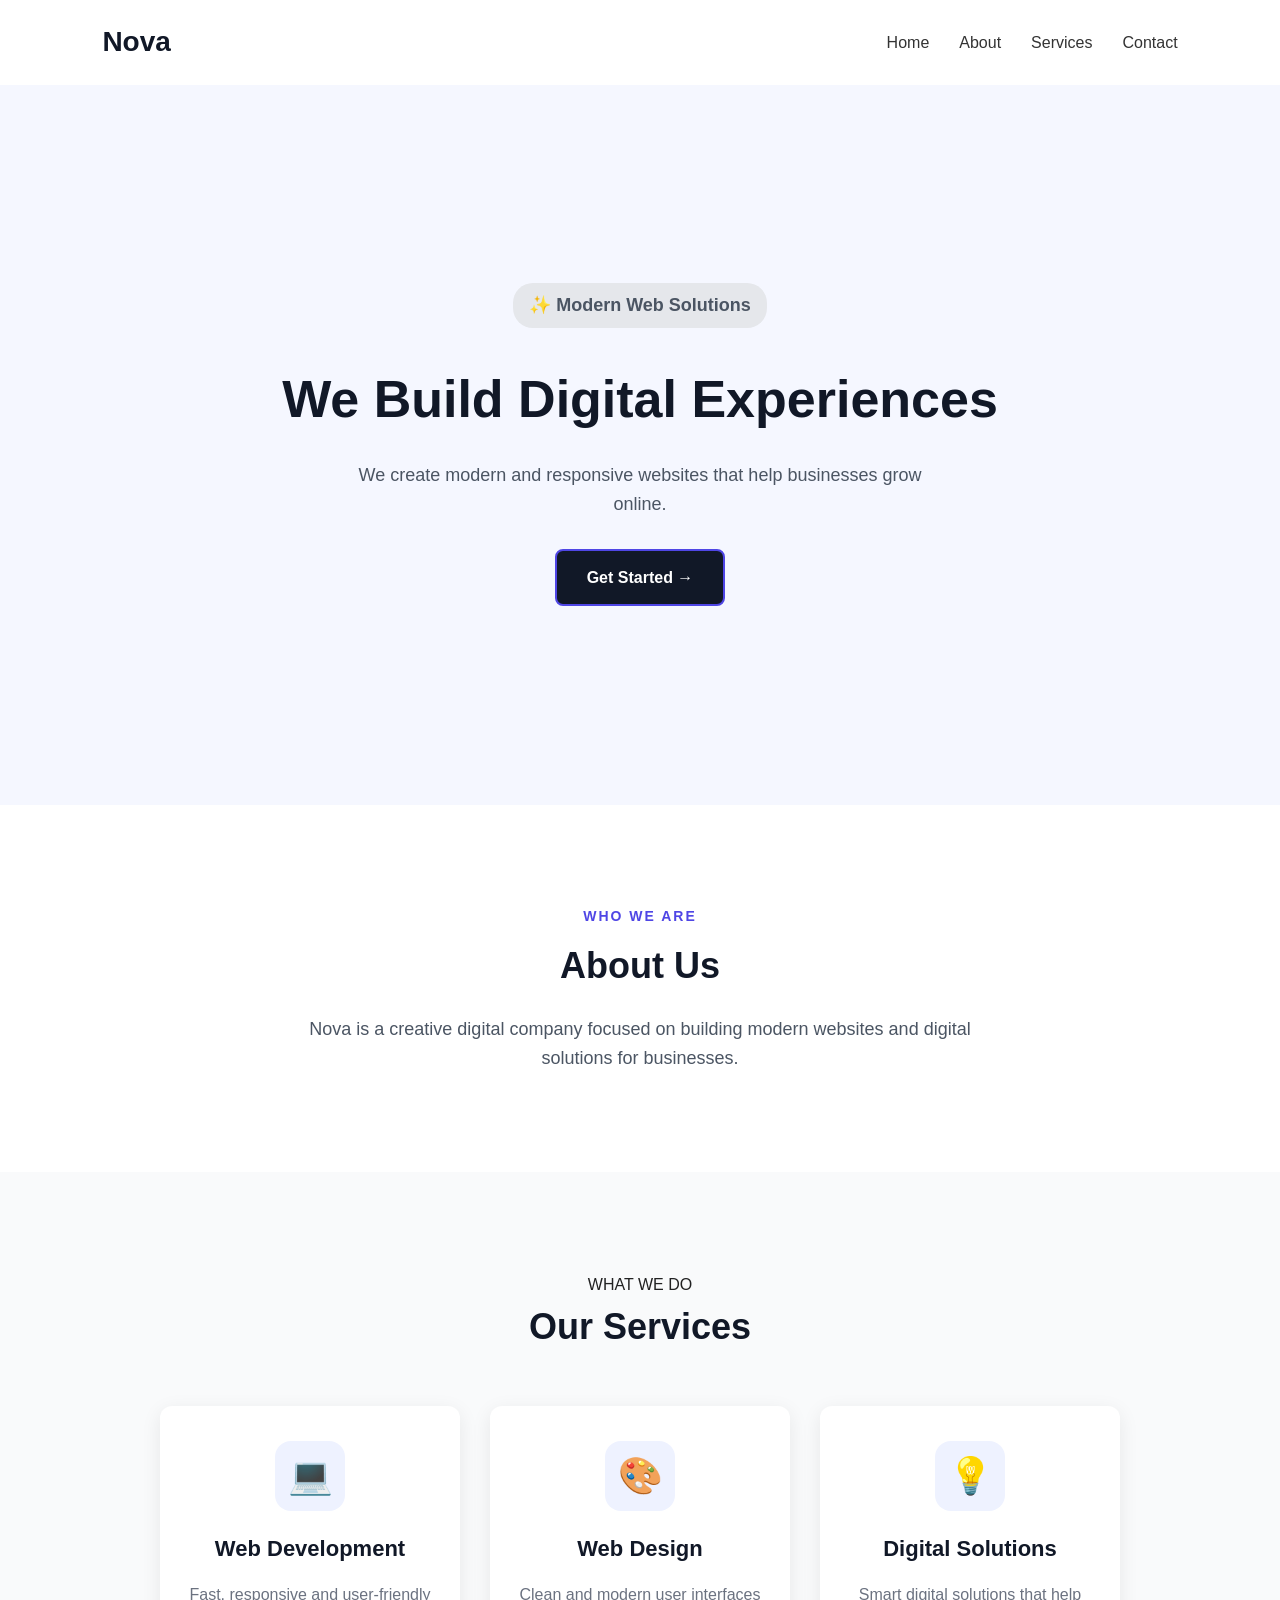
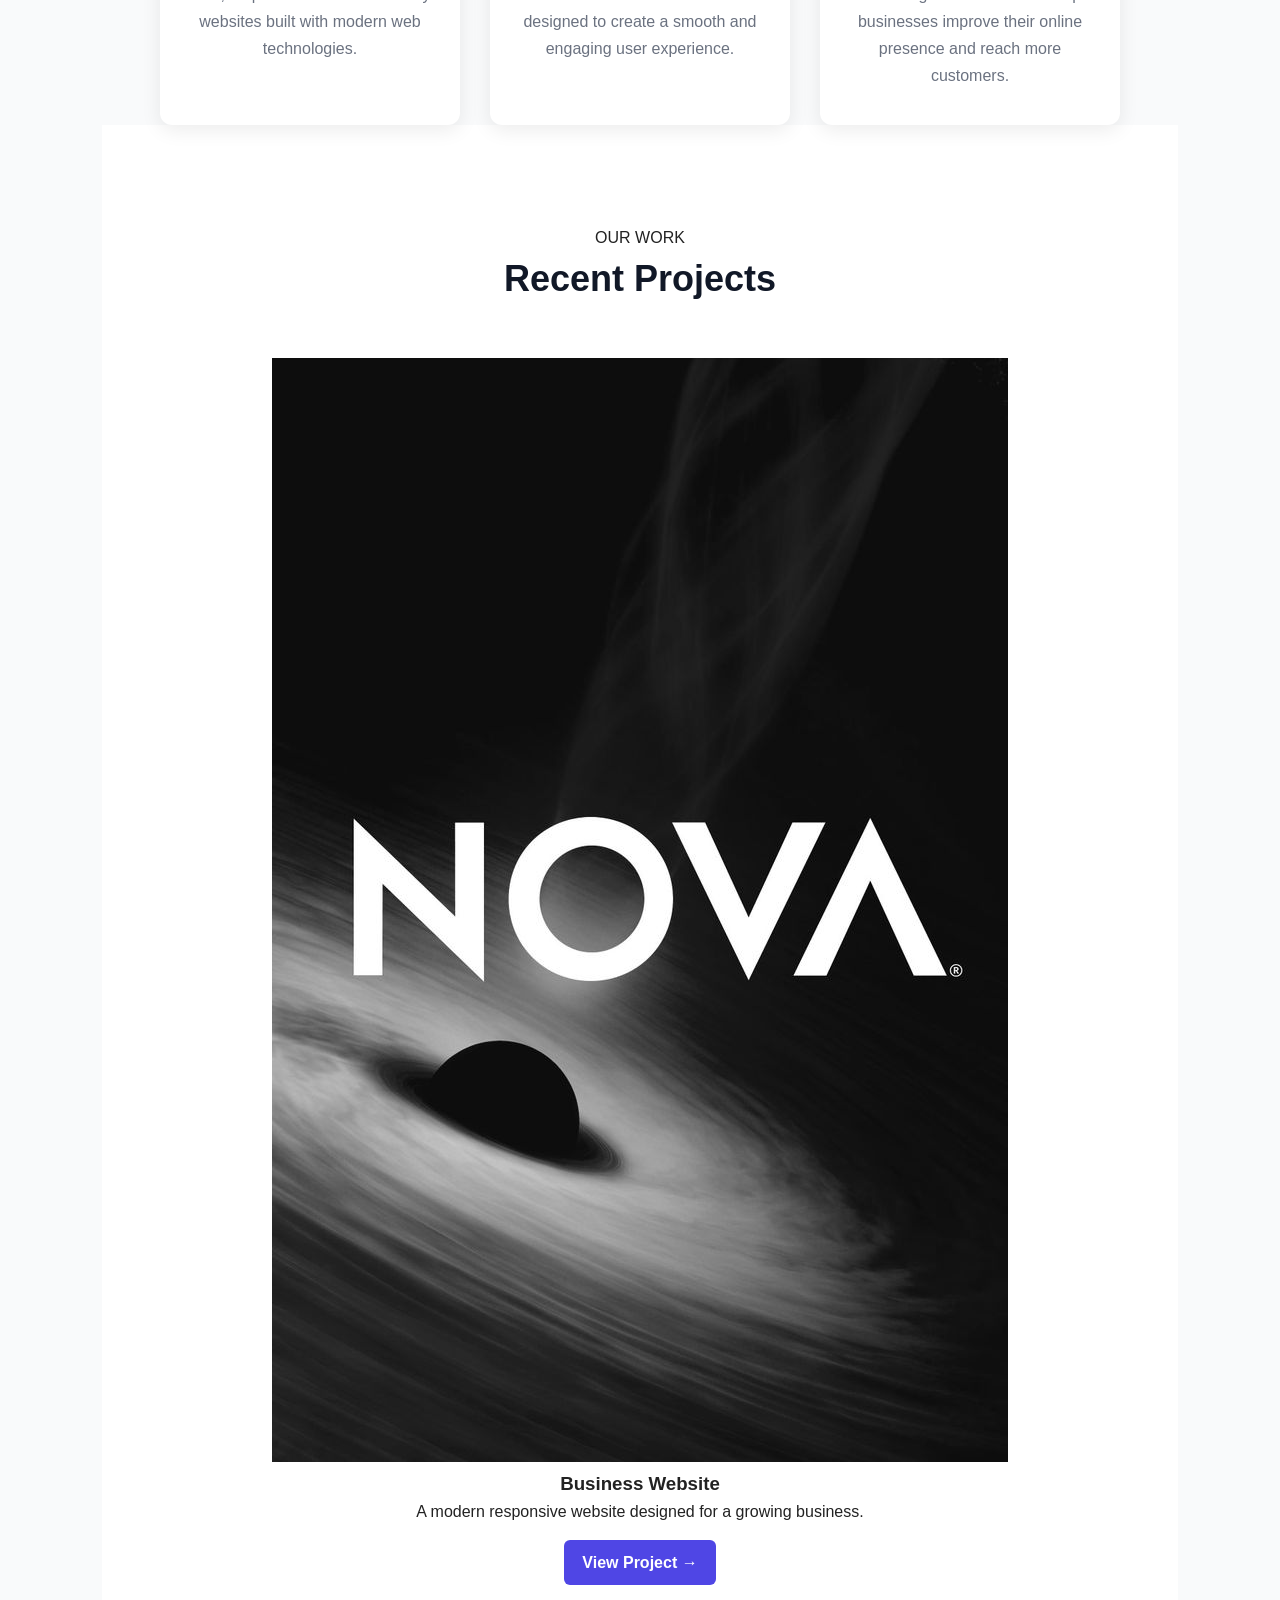
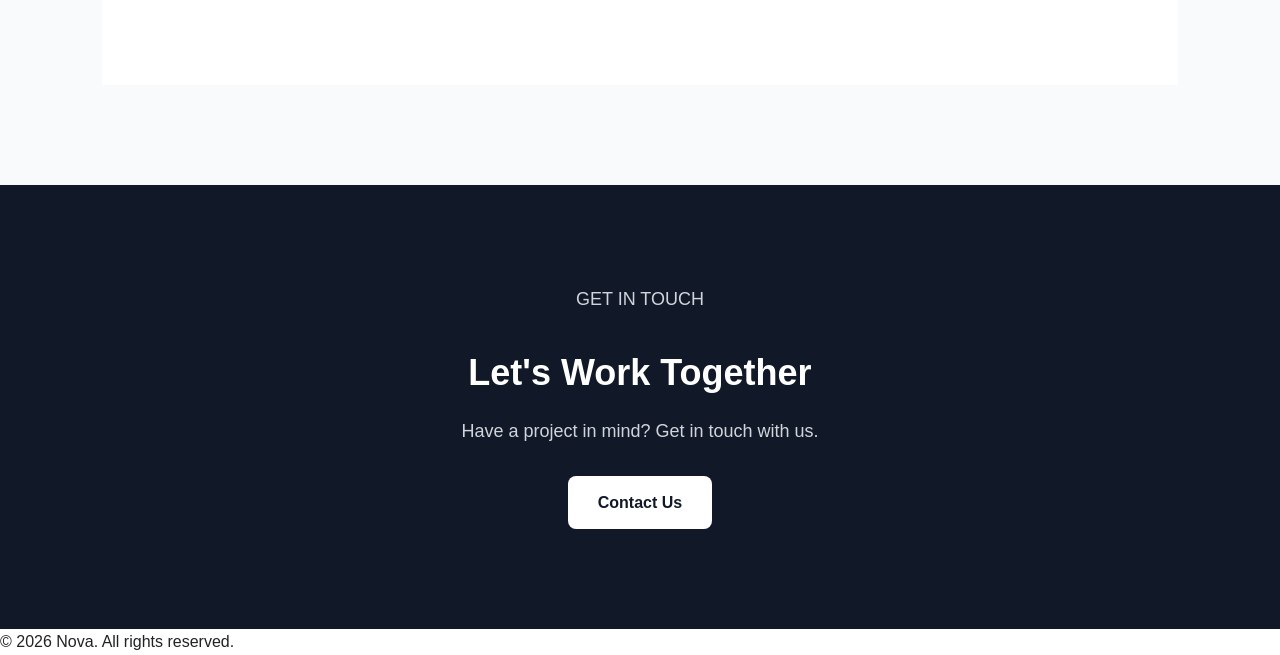
<file: index.html>
<!DOCTYPE html>
<html lang="en">

<head>
    <meta charset="UTF-8">

    <meta name="viewport" content="width=device-width, initial-scale=1.0">

    <title>Nova - Modern Business Website</title>

    <link rel="stylesheet" href="style.css">
</head>

<body>

    <!-- Navigation Bar -->
    <header>
        <nav class="navbar">

            <div class="logo">
                Nova
            </div>
            <button class="menu-toggle">☰</button>
            <ul class="nav-links">
                <li><a href="#home">Home</a></li>
                <li><a href="#about">About</a></li>
                <li><a href="#services">Services</a></li>
                <li><a href="#contact">Contact</a></li>
            </ul>

        </nav>
    </header>


    <!-- Hero Section -->
    <main>

        <section id="home" class="hero">

            <div class="hero-content">
                <p class="hero-badge">✨ Modern Web Solutions</p>
                <h1>We Build <span>Digital</span> Experiences</h1>

                <p>
                    We create modern and responsive websites
                    that help businesses grow online.
                </p>

                <a href="#contact" class="hero-button">Get Started →</a>

            </div>

        </section>


        <!-- About Section -->
        <section id="about" class="about">
            <p class="section-label">WHO WE ARE</p>
            <h2>About Us</h2>

            <p>
                Nova is a creative digital company focused on
                building modern websites and digital solutions
                for businesses.
            </p>

        </section>


        <!-- Services Section -->
        <section id="services" class="services">
            <p class="section-label">WHAT WE DO</p>
            <h2>Our Services</h2>

            <div class="service-container">

                <div class="service-card">
                    <div class="service-icon">💻</div>
                    <h3>Web Development</h3>
                    <p>Fast, responsive and user-friendly websites built with modern web technologies.</p>
                </div>

                <div class="service-card">
                    <div class="service-icon">🎨</div>
                    <h3>Web Design</h3>
                    <p>Clean and modern user interfaces designed to create a smooth and engaging user experience.</p>
                </div>

                <div class="service-card">
                    <div class="service-icon">💡</div>
                    <h3>Digital Solutions</h3>
                    <p>Smart digital solutions that help businesses improve their online presence and reach more
                        customers.</p>
                </div>

            </div>
            <section id="portfolio" class="portfolio">
                <p class="section-label">OUR WORK</p>
                <h2>Recent Projects</h2>
                <div class="project-container">
                    <div class="project-card">
                        <img src="images/Nova.jpg" alt="Business Website">
                        <h3>Business Website</h3>
                        <p>A modern responsive website designed for a growing business.</p>
                        <a href="nova-project.html" class="project-button">View Project →</a>
                    </div>
                </div>
            </section>
        </section>



        <!-- Contact Section -->
        <section id="contact" class="contact">
            <p class="section-label">GET IN TOUCH</p>
            <h2>Let's Work Together</h2>

            <p>
                Have a project in mind? Get in touch with us.
            </p>

            <a href="mailto:email@gmail.com" class="contact-button">
                Contact Us
            </a>

        </section>

    </main>


    <!-- Footer -->
    <footer>

        <p>© 2026 Nova. All rights reserved.</p>

    </footer>


    <script src="script.js"></script>

</body>

</html>
</file>
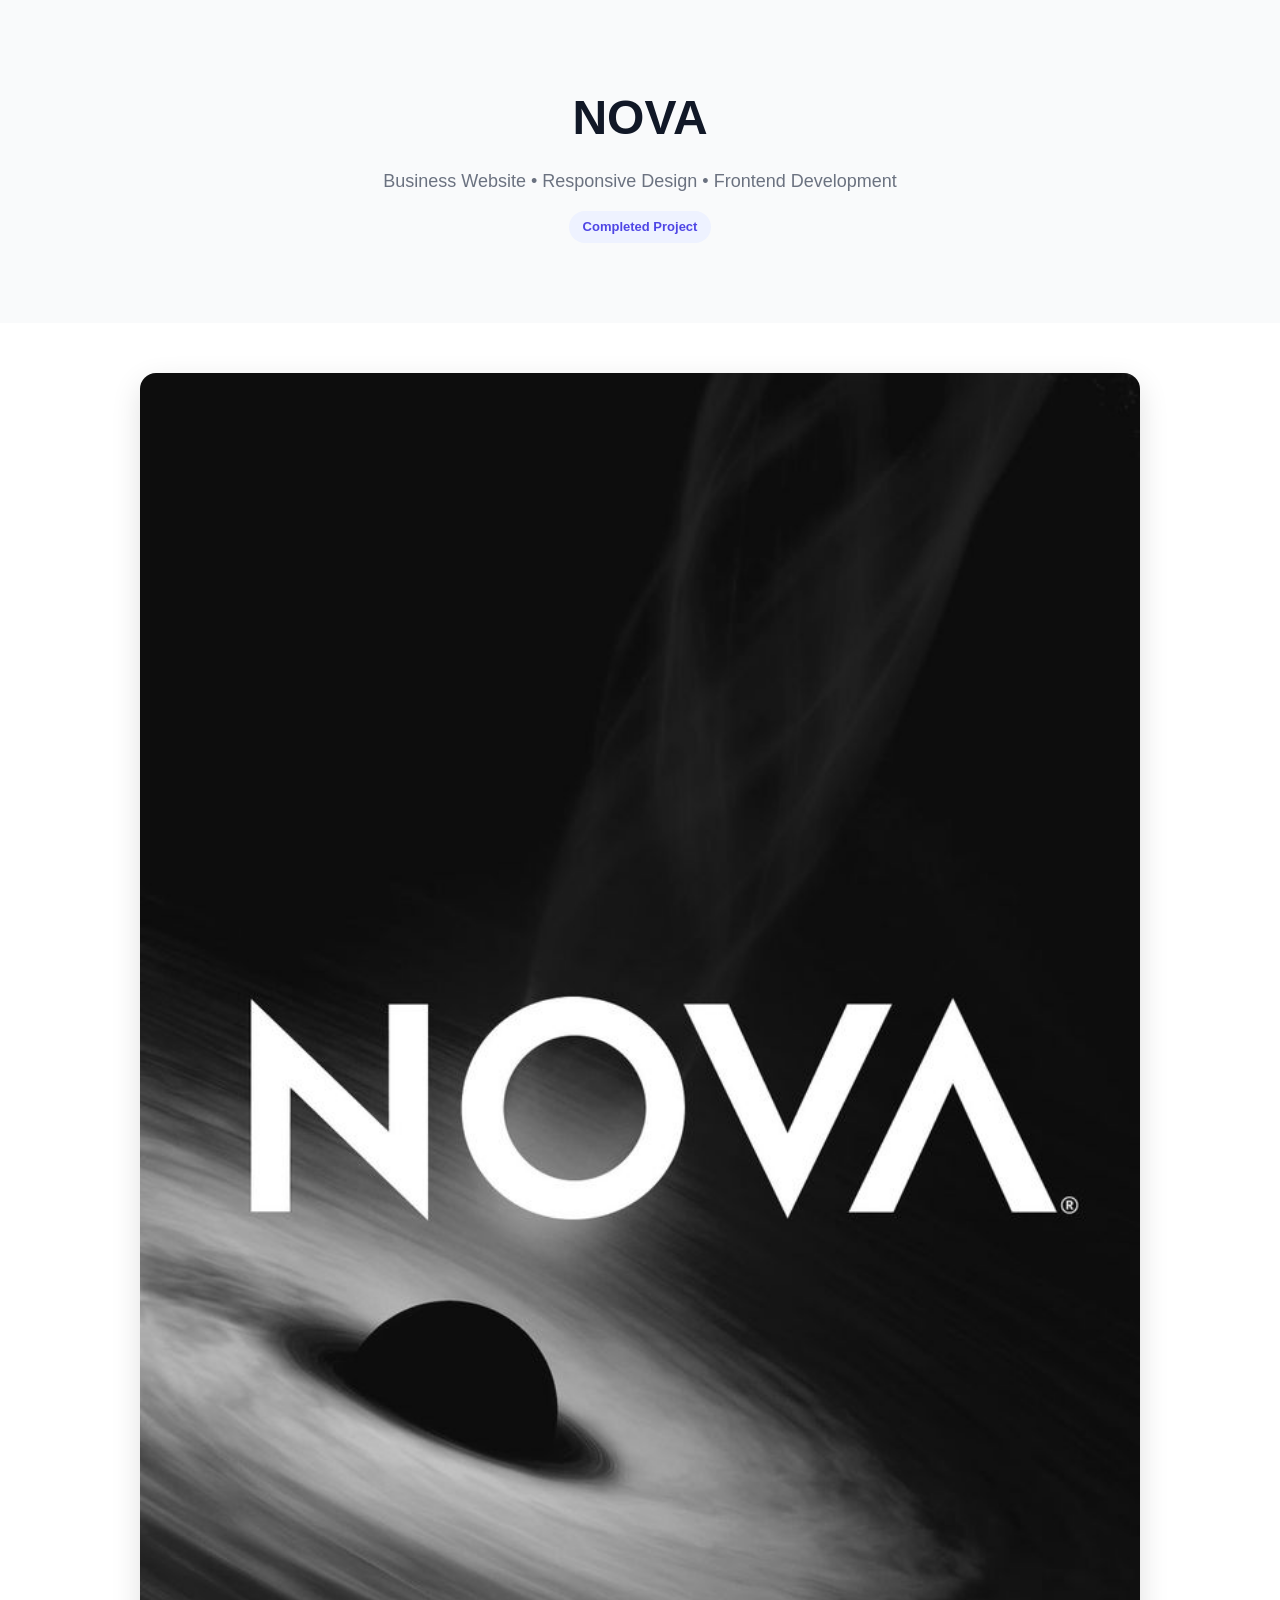
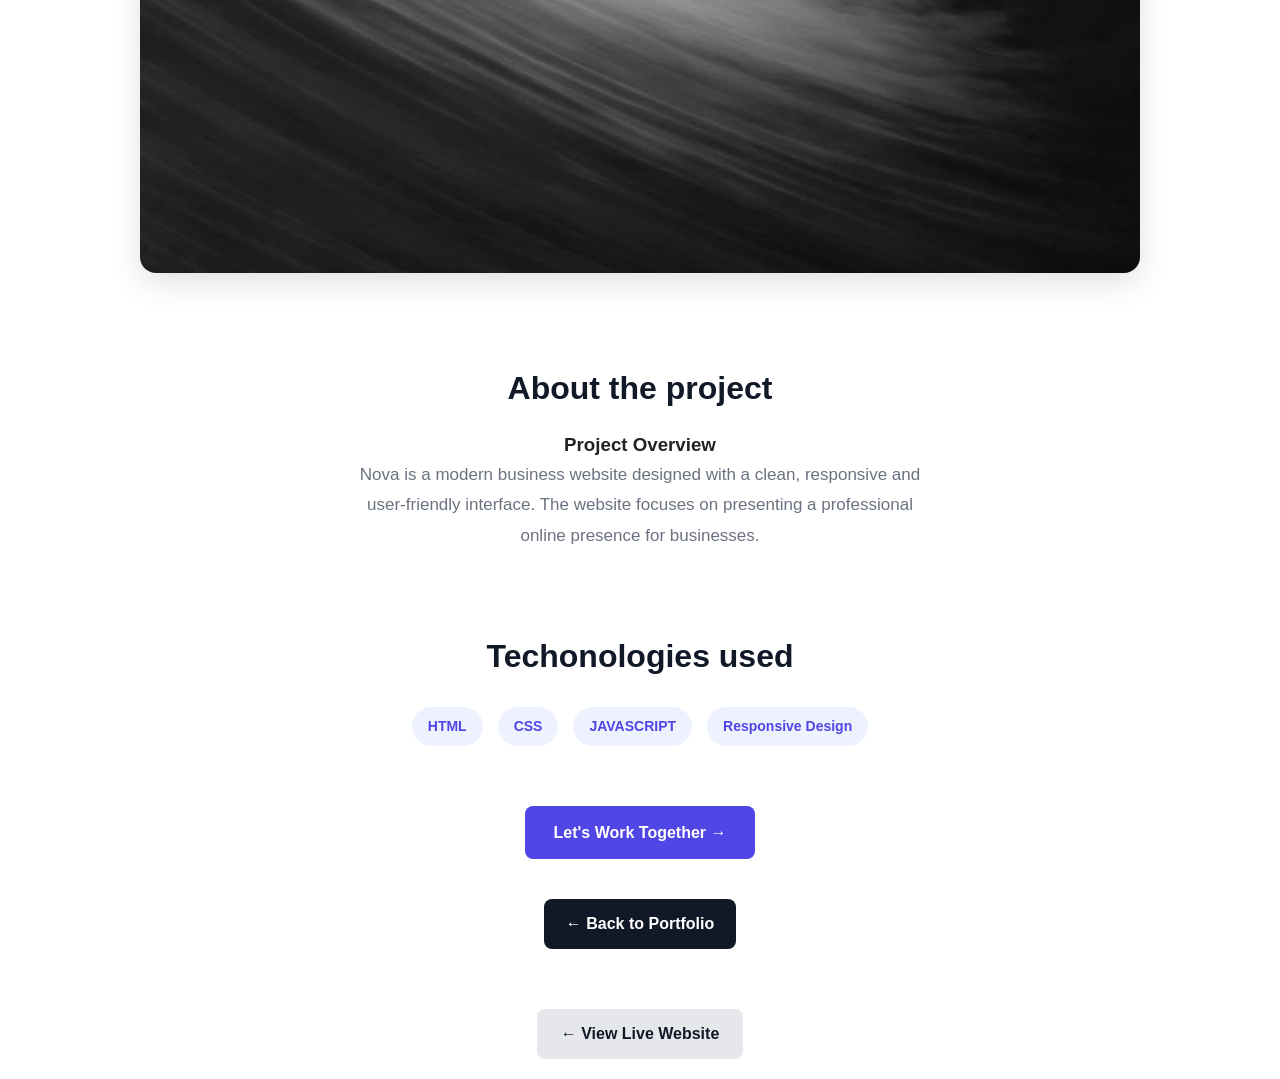
<file: nova-project.html>
<!DOCTYPE html>
<html lang="en">

<head>
    <meta charset="UTF-8">
    <meta name="viewport" content="width=device-width, initial-scale=1.0">
    <title>nova-project details</title>
    <link rel="stylesheet" href="style.css">
</head>

<body>
    <header class="project-header">
        <h1>NOVA</h1>
        <P>Business Website • Responsive Design • Frontend Development </P>
        <span class="project-status">Completed Project</span>
    </header>
   <img class="project-page-image" src="images/Nova.jpg" alt="Nova Business Website">
    <section class="project-info">
        <h2>About the project</h2>
        <h3>Project Overview</h3>
        <p> Nova is a modern business website designed with a clean,
            responsive and user-friendly interface. The website focuses
            on presenting a professional online presence for businesses.</p>
    </section>
    <section class="project-tech">
        <h2> Techonologies used</h2>
        <div class="tech-list">
            <span>HTML</span>
            <span>CSS</span>
            <span>JAVASCRIPT</span>
            <span>Responsive Design</span>
        </div>
    </section>
    <a href="mailto:your@email.com?subject=Project%20Inquiry&body=Hello%20Atharva,%0A%0AI%20would%20like%20to%20discuss%20a%20website%20project." class="project-cta">Let's Work Together →</a>
    <a href="index.html#portfolio" class="back-button">← Back to Portfolio</a>
     <a href="index.html" class="live-button">← View Live Website</a>
</body>

</html>
</file>
<file: style.css>
.hero-badge {
    display: inline-block;
    margin-bottom: 20px;
    padding: 8px 16px;
    background-color: #e5e7eb;
    color: #374151;
    border-radius: 20px;
    font-size: 14px;
    font-weight: 600;
}

:root {
    --primary-color: #4f46e5;
    --dark-color: #111827;
    --light-color: #f9fafb;
}

/* Basic reset */
html {
    scroll-behavior: smooth;
}

* {
    margin: 0;
    padding: 0;
    box-sizing: border-box;
}

body {
    font-family: Arial, sans-serif;
    line-height: 1.6;
    color: #222;
    background-color: #ffffff;
}

.menu-toggle {
    display: none;
}

.navbar {
    display: flex;
    justify-content: space-between;
    align-items: center;
    padding: 20px 8%;
    background-color: #ffffff;
}

.logo {
    font-size: 28px;
    font-weight: bold;
    color: var(--dark-color);
}

.nav-links {
    display: flex;
    gap: 30px;
    list-style: none;
}

.nav-links a {
    text-decoration: none;
    color: #333;
    font-weight: 500;
}

.hero {
    min-height: 80vh;
    display: flex;
    justify-content: center;
    align-items: center;
    text-align: center;
    padding: 60px 8%;
    background-color: #f5f7ff;
}

.hero-content h1 {

    font-size: 52px;
    margin-bottom: 20px;
    color: var(--dark-color);

    .hero-content h1 span {
        color: var(--primary-color);
    }
}

.hero-content p {
    font-size: 18px;
    max-width: 600px;
    margin: 0 auto 30px;
    color: #4b5563;
}

.hero-button {
    display: inline-block;
    padding: 14px 30px;
    background-color: #111827;
    color: white;
    border: 2px solid var(--primary-color);
    text-decoration: none;
    border-radius: 8px;
    font-weight: 600;
    transition: 0.3s;
}

.hero-button:hover {
    background-color: #374151;
    transform: translateY(-2px);
    box-shadow: 0 8px 20px rgba(17, 24, 39, 0.2);
    transition: 0.3s;
}

/* About Section */

.about {
    padding: 100px 8%;
    text-align: center;

    .section-label {
        font-size: 14px;
        font-weight: 700;
        letter-spacing: 2px;
        color: var(--primary-color);
        margin-bottom: 10px;

    }

    .contact .section-label {
        color: #a5b4fc;
    }
}

.about h2 {
    font-size: 36px;
    margin-bottom: 20px;
    color: var(--dark-color);
}

.about p {
    max-width: 700px;
    margin: 0 auto;
    font-size: 18px;
    color: #4b5563;
}

/* Services Section */

.services {
    padding: 100px 8%;
    background-color: var(--light-color);
    text-align: center;
}

.services h2 {
    font-size: 36px;
    margin-bottom: 50px;
    color: var(--dark-color);
}

.service-container {
    display: flex;
    justify-content: center;
    gap: 30px;
}

.service-card {
    background-color: white;
    padding: 35px 25px;
    border-radius: 12px;
    width: 300px;
    box-shadow: 0 5px 20px rgba(0, 0, 0, 0.08);
    transition: transform 0.3s ease, box-shadow 0.3s ease, border 0.3s ease;
}

.service-icon {
    font-size: 36px;
    margin-bottom: 20px;
    display: inline-flex;
    width: 70px;
    height: 70px;
    align-items: center;
    justify-content: center;
    background-color: #eef2ff;
    border-radius: 16px;
    transition: transform 0.3s ease;
}

.service-card h3 {
    font-size: 22px;
    margin-bottom: 15px;
    color: var(--dark-color);
}

.service-card p {
    color: #6b7280;
    line-height: 1.7;
}

.service-card:hover {
    transform: translateY(-8px);
    border: 1px solid var(--primary-color);
    box-shadow: 0 12px 30px rgba(0, 0, 0, 0.12);

    .service-card:hover .service-icon {
        transform: scale(1.08);
    }
}

/* Portfolio Section */
.portfolio {
    padding: 100px 8%;
    text-align: center;
    background-color: #ffffff;
}

.portfolio h2 {
    font-size: 36px;
    margin-bottom: 50px;
    color: var(--dark-color);

    .project-container {
        display: flex;
        justify-content: center;
        gap: 30px;
        flex-wrap: wrap;
    }

    .project-card {
        background-color: #ffffff;
        padding: 30px;
        border-radius: 12px;
        max-width: 300px;
        box-shadow: 0 5px 20px rgba(0, 0, 0, 0.08);
        text-align: left;
        transition: transform 0.3s ease, box-shadow 0.3s ease;
    }

    .project-card img {
        display: block;
        width: auto;
        height: auto;
        border-radius: 16px;
        max-width: auto;
        border-radius: 8px;
        margin-bottom: 20px;
        padding: 30px;
    }

    .project-card:hover {
        transform: translateY(-8px);
        box-shadow: 0 12px 30px rgba(0, 0, 0, 0.12);
    }


    .project-card h3 {
        font-size: 22px;
        margin-bottom: 12px;
        color: var(--dark-color);

    }

    .project-button {
        display: inline-block;
        margin-top: 15px;
        padding: 10px 18px;
        background-color: var(--primary-color);
        color: white;
        text-decoration: none;
        border-radius: 6px;
        font-weight: 600;
        transition: 0.3s ease;
    }

    .project-button:hover {
        background-color: #3730a3;
        transform: translateY(-2px);
    }

}

/* Contact Section */

.contact {
    padding: 100px 8%;
    text-align: center;
    background-color: #111827;
    color: white;
}

.contact h2 {
    font-size: 36px;
    margin-bottom: 15px;
}

.contact p {
    font-size: 18px;
    color: #d1d5db;
    margin-bottom: 30px;
}

.contact-button {
    display: inline-block;
    padding: 14px 30px;
    background-color: white;
    color: #111827;
    text-decoration: none;
    border-radius: 8px;
    font-weight: 600;
    transition: 0.3s;
}

.contact-button:hover {
    background-color: #e5e7eb;
    transform: translateY(-2px);
}

/* Footer */

.footer {
    padding: 25px 8%;
    text-align: center;
    background-color: #0b1120;
    color: #9ca3af;
    font-size: 14px;
}

@media (max-width: 768px) {
    @media (max-width: 768px) {
        .project-card img {
            height: 150px;
        }

        .navbar {
            padding: 20px 5%;
        }

    }

    .nav-links {
        gap: 15px;
    }

    .hero-content h1 {
        font-size: 36px;
    }

    .service-container {
        flex-direction: column;
        align-items: center;
    }

    .service-card {
        width: 100%;
        max-width: 350px;
    }

    .about,
    .services,
    .contact {
        padding: 70px 5%;
    }

    .about h2,
    .services h2 {
        font-size: 30px;
    }

    .hero-content p {
        font-size: 16px;
        max-width: 90%;
    }

    .nav-links a {
        font-size: 14px;
    }

    .hero {
        min-height: 70vh;
        padding: 50px 5%;
    }

    .footer {
        padding: 20px 5%;
    }

    .menu-toggle {
        display: block;
        border: none;
        background: none;
        font-size: 24px;
        cursor: pointer;
    }

    .nav-links {
        display: none;
    }

    .nav-links.active {
        display: flex;
        flex-direction: column;
        position: absolute;
        top: 70px;
        right: 5%;
        background-color: rgb(253, 253, 253);
        padding: 20px;
        gap: 15px;
        box-shadow: #6b7280;
        border-radius: 12px;
    }

    @media (max-width: 480px) {
        .hero-content h1 {
            font-size: 30px;
        }
    }
}

.project-card .project-button {
    display: inline-block;
    margin-top: 15px;
    padding: 10px 18px;
    background-color: var(--primary-color);
    color: white;
    text-decoration: none;
    border-radius: 6px;
    font-weight: 600;
    transition: 0.3s ease;
}

.project-header {
    text-align: center;
    padding: 80px 8%;
    background-color: var(--light-color);
}

.project-header h1 {
    font-size: 48px;
    color: var(--dark-color);
    margin-bottom: 10px;
}

.project-header p {
    font-size: 18px;
    color: #6b7280;
}

.project-status {
    display: inline-block;
    margin-top: 15px;
    padding: 6px 14px;
    background-color: #eef2ff;
    color: var(--primary-color);
    border-radius: 20px;
    font-size: 13px;
    font-weight: 600;
}

.project-page-image {
    display: block;
    width: 90%;
    max-width: 1000px;
    height: auto;
    margin: 50px auto;
    border-radius: 16px;
    box-shadow: 0 10px 30px rgba(0, 0, 0, 0.12);
}

.project-info {
    max-width: 800px;
    margin: 0 auto;
    padding: 40px 8%;
    text-align: center;
}

.project-info h2 {
    font-size: 32px;
    margin-bottom: 15px;
    color: var(--dark-color);
}

.project-info p {
    font-size: 17px;
    line-height: 1.8;
    color: #6b7280;
}

.project-tech {
    text-align: center;
    padding: 40px 8%;
}

.project-tech h2 {
    font-size: 32px;
    margin-bottom: 25px;
    color: var(--dark-color);
}

.tech-list {
    display: flex;
    justify-content: center;
    gap: 15px;
    flex-wrap: wrap;
}

.tech-list span {
    padding: 8px 16px;
    background-color: #eef2ff;
    color: var(--primary-color);
    border-radius: 20px;
    font-weight: 600;
    font-size: 14px;
}

.back-button {
    display: block;
    width: fit-content;
    margin: 40px auto 60px;
    padding: 12px 22px;
    background-color: var(--dark-color);
    color: white;
    text-decoration: none;
    border-radius: 8px;
    font-weight: 600;
    transition: 0.3s ease;
}

.project-cta {
    display: block;
    width: fit-content;
    margin: 20px auto;
    padding: 14px 28px;
    background-color: var(--primary-color);
    color: white;
    text-decoration: none;
    border-radius: 8px;
    font-weight: 600;
    transition: 0.3s ease;
}

.live-button {
    display: block;
    width: fit-content;
    margin: 20px auto;
    padding: 12px 24px;
    background-color: #e5e7eb;
    color: var(--dark-color);
    text-decoration: none;
    border-radius: 8px;
    font-weight: 600;
    transition: 0.3s ease;
}

.live-button:hover {
    background-color: #d1d5db;
    transform: translateY(-2px);
}

.project-cta:hover {
    background-color: #3730a3;
    transform: translateY(-2px);
}

.back-button:hover {
    background-color: var(--primary-color);
    transform: translateY(-2px);
}

@media (max-width: 768px) {

    .project-cta,
    .live-button {
        width: 90%;
        text-align: center;
    }

    .project-cta {
        width: 90%;
        text-align: center;
    }

    .project-card h3 {
        font-size: 20px;
    }

    .project-card .project-button {
        width: 100%;
        text-align: center;
    }

    .project-card p {
        font-size: 15px;
        line-height: 1.6;
    }

    .project-card {
        max-width: 350px;
        padding: 20px;
    }

    .project-header {
        padding: 60px 5%;
    }

    .project-header h1 {
        font-size: 38px;
    }

    .project-header p {
        font-size: 16px;
    }

    .project-page-image {
        width: 100%;
        max-width: 100%;
        margin: 30px auto;
        border-radius: 10px;
    }

    .project-info {
        padding: 60px 8%;
    }

    .project-info h2 {
        font-size: 28px;
    }

    .project-info p {
        font-size: 16px;
    }

    .project-tech {
        padding: 30px 5%;
    }

    .project-tech h2 {
        font-size: 28px;
    }
}
</file>
